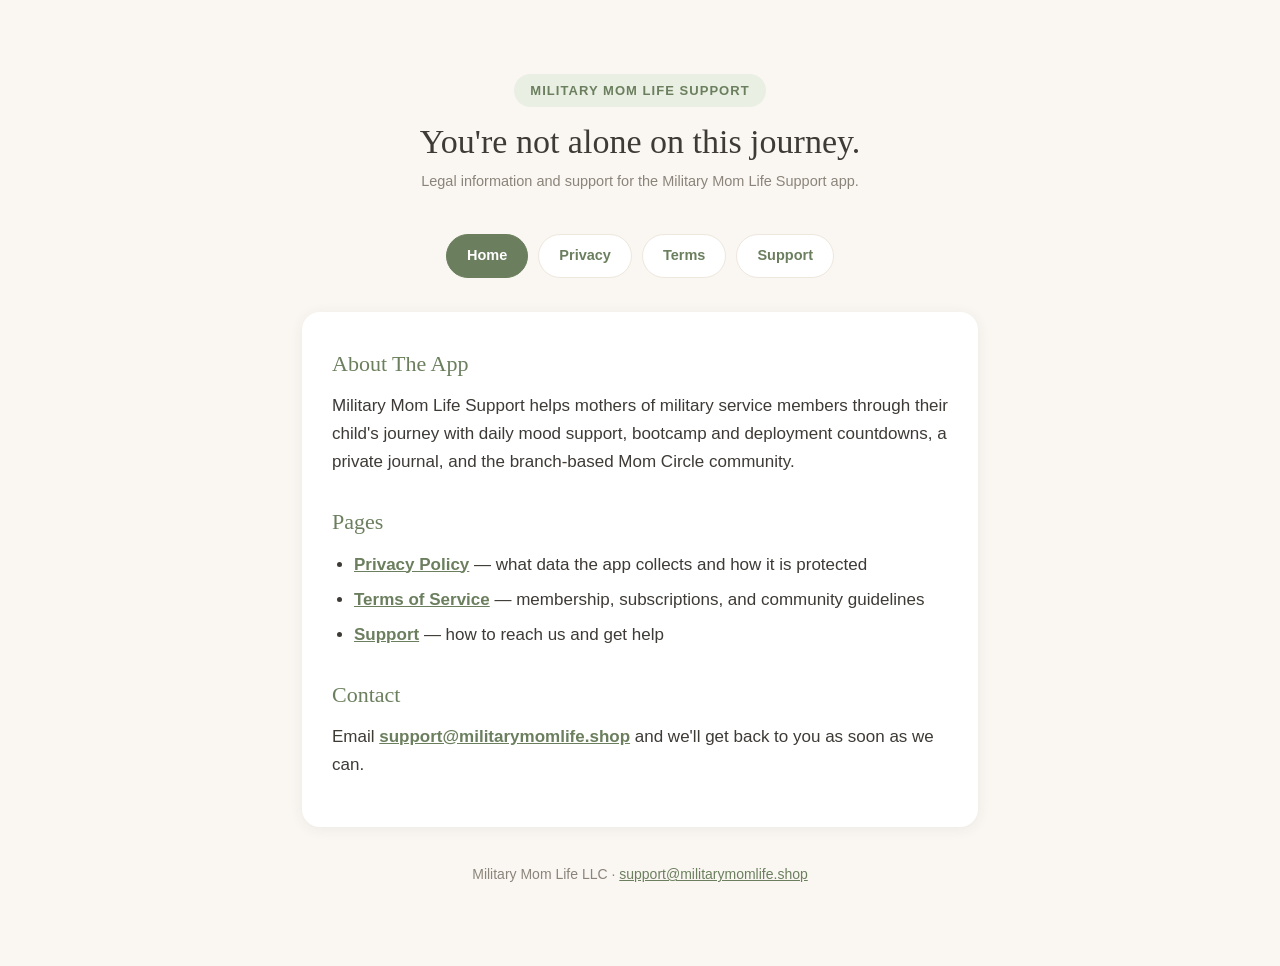
<file: index.html>
<!DOCTYPE html>
<html lang="en">
<head>
<meta charset="utf-8">
<meta name="viewport" content="width=device-width, initial-scale=1">
<title>Military Mom Life Support — Legal &amp; Support</title>
<link rel="stylesheet" href="style.css">
</head>
<body>
<div class="wrap">
  <header class="site">
    <div class="badge">Military Mom Life Support</div>
    <h1>You're not alone on this journey.</h1>
    <p class="updated">Legal information and support for the Military Mom Life Support app.</p>
  </header>
  <nav class="pages">
    <a href="index.html" class="active">Home</a>
    <a href="privacy.html">Privacy</a>
    <a href="terms.html">Terms</a>
    <a href="support.html">Support</a>
  </nav>
  <main class="card">
    <h2>About The App</h2>
    <p>Military Mom Life Support helps mothers of military service members through their child's journey with daily mood support, bootcamp and deployment countdowns, a private journal, and the branch-based Mom Circle community.</p>
    <h2>Pages</h2>
    <ul>
      <li><a href="privacy.html">Privacy Policy</a> — what data the app collects and how it is protected</li>
      <li><a href="terms.html">Terms of Service</a> — membership, subscriptions, and community guidelines</li>
      <li><a href="support.html">Support</a> — how to reach us and get help</li>
    </ul>
    <h2>Contact</h2>
    <p>Email <a href="mailto:support@militarymomlife.shop">support@militarymomlife.shop</a> and we'll get back to you as soon as we can.</p>
  </main>
  <footer class="site">
    <p>Military Mom Life LLC · <a href="mailto:support@militarymomlife.shop">support@militarymomlife.shop</a></p>
  </footer>
</div>
</body>
</html>
</file>
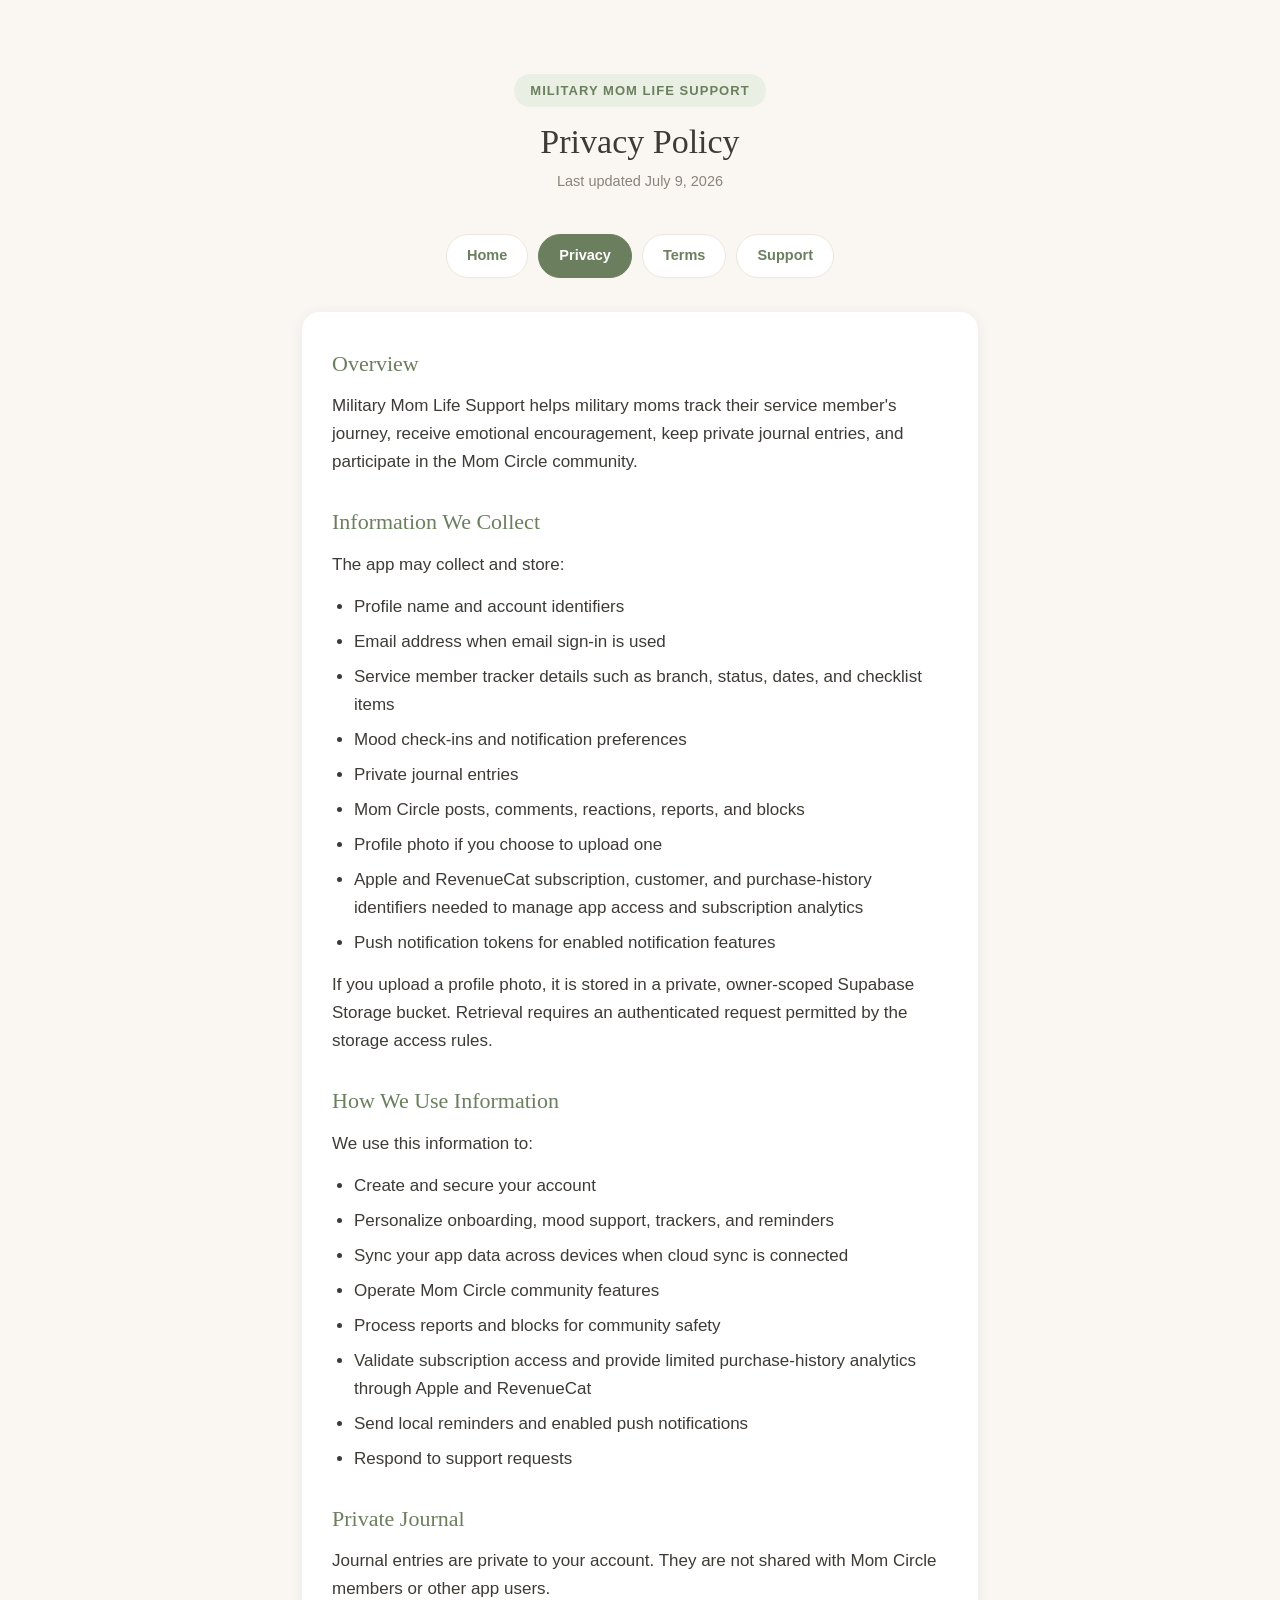
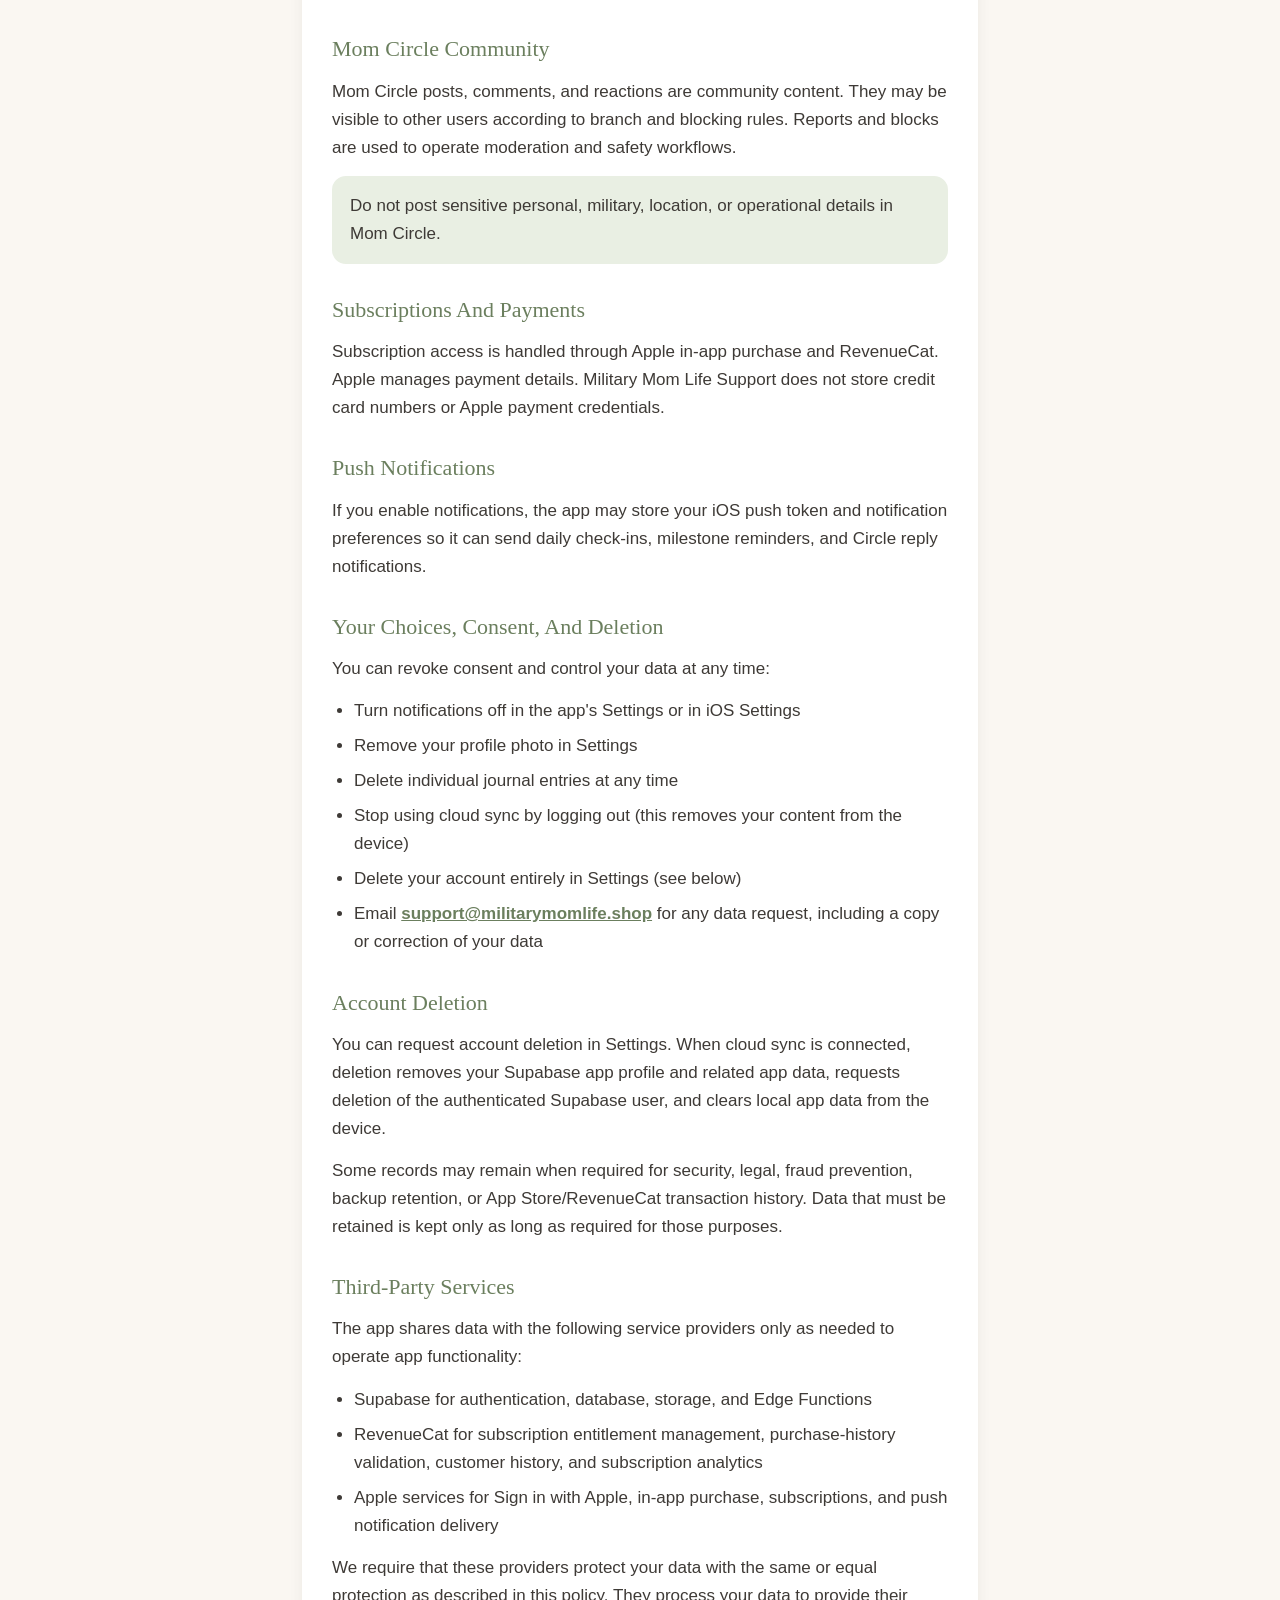
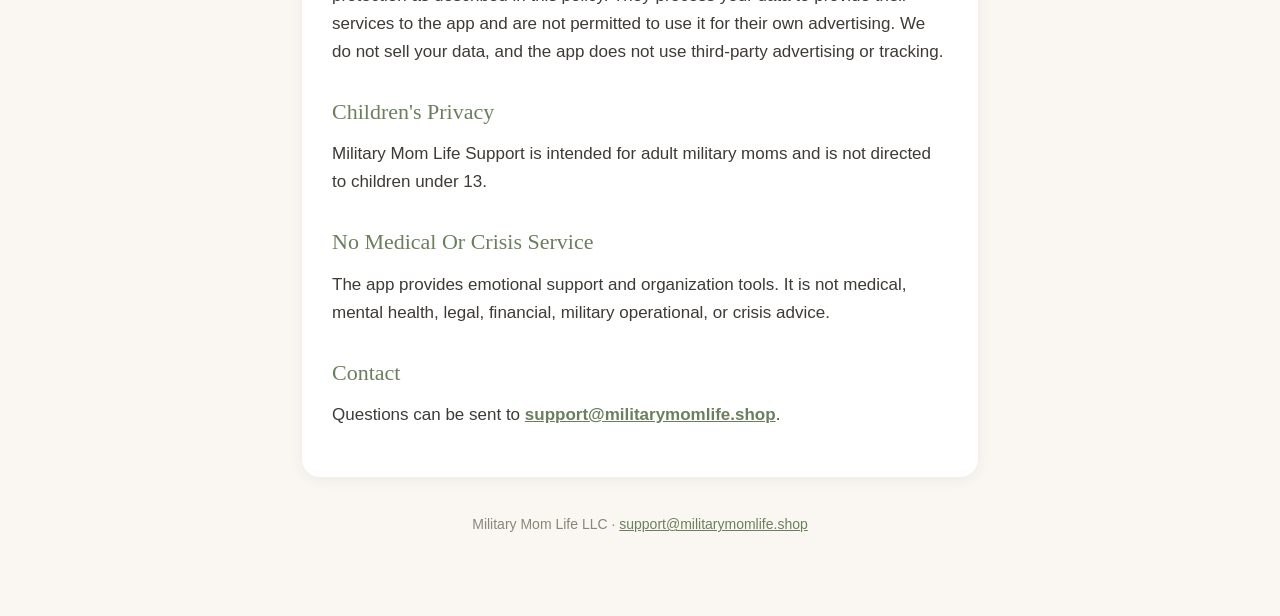
<file: privacy.html>
<!DOCTYPE html>
<html lang="en">
<head>
<meta charset="utf-8">
<meta name="viewport" content="width=device-width, initial-scale=1">
<title>Privacy Policy — Military Mom Life Support</title>
<link rel="stylesheet" href="style.css">
</head>
<body>
<div class="wrap">
  <header class="site">
    <div class="badge">Military Mom Life Support</div>
    <h1>Privacy Policy</h1>
    <p class="updated">Last updated July 9, 2026</p>
  </header>
  <nav class="pages">
    <a href="index.html">Home</a>
    <a href="privacy.html" class="active">Privacy</a>
    <a href="terms.html">Terms</a>
    <a href="support.html">Support</a>
  </nav>
  <main class="card">
    <h2>Overview</h2>
    <p>Military Mom Life Support helps military moms track their service member's journey, receive emotional encouragement, keep private journal entries, and participate in the Mom Circle community.</p>
    <h2>Information We Collect</h2>
    <p>The app may collect and store:</p>
    <ul>
      <li>Profile name and account identifiers</li>
      <li>Email address when email sign-in is used</li>
      <li>Service member tracker details such as branch, status, dates, and checklist items</li>
      <li>Mood check-ins and notification preferences</li>
      <li>Private journal entries</li>
      <li>Mom Circle posts, comments, reactions, reports, and blocks</li>
      <li>Profile photo if you choose to upload one</li>
      <li>Apple and RevenueCat subscription, customer, and purchase-history identifiers needed to manage app access and subscription analytics</li>
      <li>Push notification tokens for enabled notification features</li>
    </ul>
    <p>If you upload a profile photo, it is stored in a private, owner-scoped Supabase Storage bucket. Retrieval requires an authenticated request permitted by the storage access rules.</p>
    <h2>How We Use Information</h2>
    <p>We use this information to:</p>
    <ul>
      <li>Create and secure your account</li>
      <li>Personalize onboarding, mood support, trackers, and reminders</li>
      <li>Sync your app data across devices when cloud sync is connected</li>
      <li>Operate Mom Circle community features</li>
      <li>Process reports and blocks for community safety</li>
      <li>Validate subscription access and provide limited purchase-history analytics through Apple and RevenueCat</li>
      <li>Send local reminders and enabled push notifications</li>
      <li>Respond to support requests</li>
    </ul>
    <h2>Private Journal</h2>
    <p>Journal entries are private to your account. They are not shared with Mom Circle members or other app users.</p>
    <h2>Mom Circle Community</h2>
    <p>Mom Circle posts, comments, and reactions are community content. They may be visible to other users according to branch and blocking rules. Reports and blocks are used to operate moderation and safety workflows.</p>
    <div class="callout">Do not post sensitive personal, military, location, or operational details in Mom Circle.</div>
    <h2>Subscriptions And Payments</h2>
    <p>Subscription access is handled through Apple in-app purchase and RevenueCat. Apple manages payment details. Military Mom Life Support does not store credit card numbers or Apple payment credentials.</p>
    <h2>Push Notifications</h2>
    <p>If you enable notifications, the app may store your iOS push token and notification preferences so it can send daily check-ins, milestone reminders, and Circle reply notifications.</p>
    <h2>Your Choices, Consent, And Deletion</h2>
    <p>You can revoke consent and control your data at any time:</p>
    <ul>
      <li>Turn notifications off in the app's Settings or in iOS Settings</li>
      <li>Remove your profile photo in Settings</li>
      <li>Delete individual journal entries at any time</li>
      <li>Stop using cloud sync by logging out (this removes your content from the device)</li>
      <li>Delete your account entirely in Settings (see below)</li>
      <li>Email <a href="mailto:support@militarymomlife.shop">support@militarymomlife.shop</a> for any data request, including a copy or correction of your data</li>
    </ul>
    <h2>Account Deletion</h2>
    <p>You can request account deletion in Settings. When cloud sync is connected, deletion removes your Supabase app profile and related app data, requests deletion of the authenticated Supabase user, and clears local app data from the device.</p>
    <p>Some records may remain when required for security, legal, fraud prevention, backup retention, or App Store/RevenueCat transaction history. Data that must be retained is kept only as long as required for those purposes.</p>
    <h2>Third-Party Services</h2>
    <p>The app shares data with the following service providers only as needed to operate app functionality:</p>
    <ul>
      <li>Supabase for authentication, database, storage, and Edge Functions</li>
      <li>RevenueCat for subscription entitlement management, purchase-history validation, customer history, and subscription analytics</li>
      <li>Apple services for Sign in with Apple, in-app purchase, subscriptions, and push notification delivery</li>
    </ul>
    <p>We require that these providers protect your data with the same or equal protection as described in this policy. They process your data to provide their services to the app and are not permitted to use it for their own advertising. We do not sell your data, and the app does not use third-party advertising or tracking.</p>
    <h2>Children's Privacy</h2>
    <p>Military Mom Life Support is intended for adult military moms and is not directed to children under 13.</p>
    <h2>No Medical Or Crisis Service</h2>
    <p>The app provides emotional support and organization tools. It is not medical, mental health, legal, financial, military operational, or crisis advice.</p>
    <h2>Contact</h2>
    <p>Questions can be sent to <a href="mailto:support@militarymomlife.shop">support@militarymomlife.shop</a>.</p>
  </main>
  <footer class="site">
    <p>Military Mom Life LLC · <a href="mailto:support@militarymomlife.shop">support@militarymomlife.shop</a></p>
  </footer>
</div>
</body>
</html>
</file>
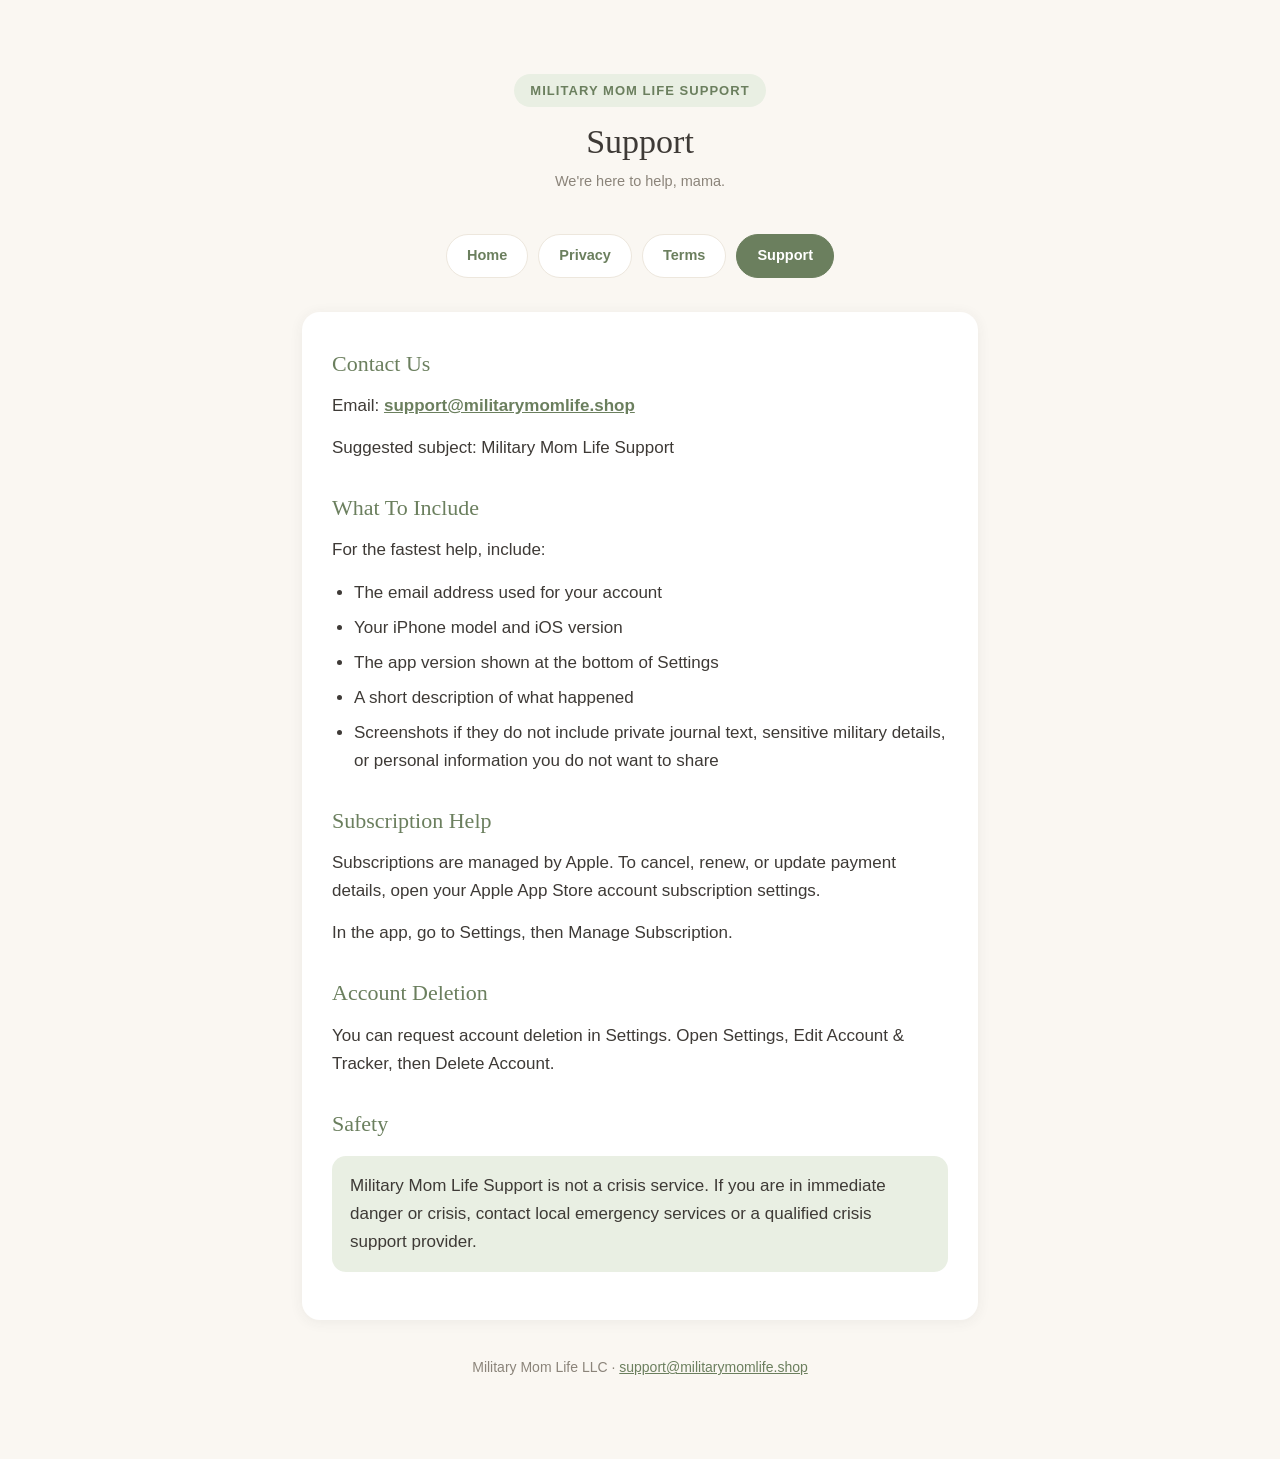
<file: support.html>
<!DOCTYPE html>
<html lang="en">
<head>
<meta charset="utf-8">
<meta name="viewport" content="width=device-width, initial-scale=1">
<title>Support — Military Mom Life Support</title>
<link rel="stylesheet" href="style.css">
</head>
<body>
<div class="wrap">
  <header class="site">
    <div class="badge">Military Mom Life Support</div>
    <h1>Support</h1>
    <p class="updated">We're here to help, mama.</p>
  </header>
  <nav class="pages">
    <a href="index.html">Home</a>
    <a href="privacy.html">Privacy</a>
    <a href="terms.html">Terms</a>
    <a href="support.html" class="active">Support</a>
  </nav>
  <main class="card">
    <h2>Contact Us</h2>
    <p>Email: <a href="mailto:support@militarymomlife.shop">support@militarymomlife.shop</a></p>
    <p>Suggested subject: Military Mom Life Support</p>
    <h2>What To Include</h2>
    <p>For the fastest help, include:</p>
    <ul>
      <li>The email address used for your account</li>
      <li>Your iPhone model and iOS version</li>
      <li>The app version shown at the bottom of Settings</li>
      <li>A short description of what happened</li>
      <li>Screenshots if they do not include private journal text, sensitive military details, or personal information you do not want to share</li>
    </ul>
    <h2>Subscription Help</h2>
    <p>Subscriptions are managed by Apple. To cancel, renew, or update payment details, open your Apple App Store account subscription settings.</p>
    <p>In the app, go to Settings, then Manage Subscription.</p>
    <h2>Account Deletion</h2>
    <p>You can request account deletion in Settings. Open Settings, Edit Account &amp; Tracker, then Delete Account.</p>
    <h2>Safety</h2>
    <div class="callout">Military Mom Life Support is not a crisis service. If you are in immediate danger or crisis, contact local emergency services or a qualified crisis support provider.</div>
  </main>
  <footer class="site">
    <p>Military Mom Life LLC · <a href="mailto:support@militarymomlife.shop">support@militarymomlife.shop</a></p>
  </footer>
</div>
</body>
</html>
</file>
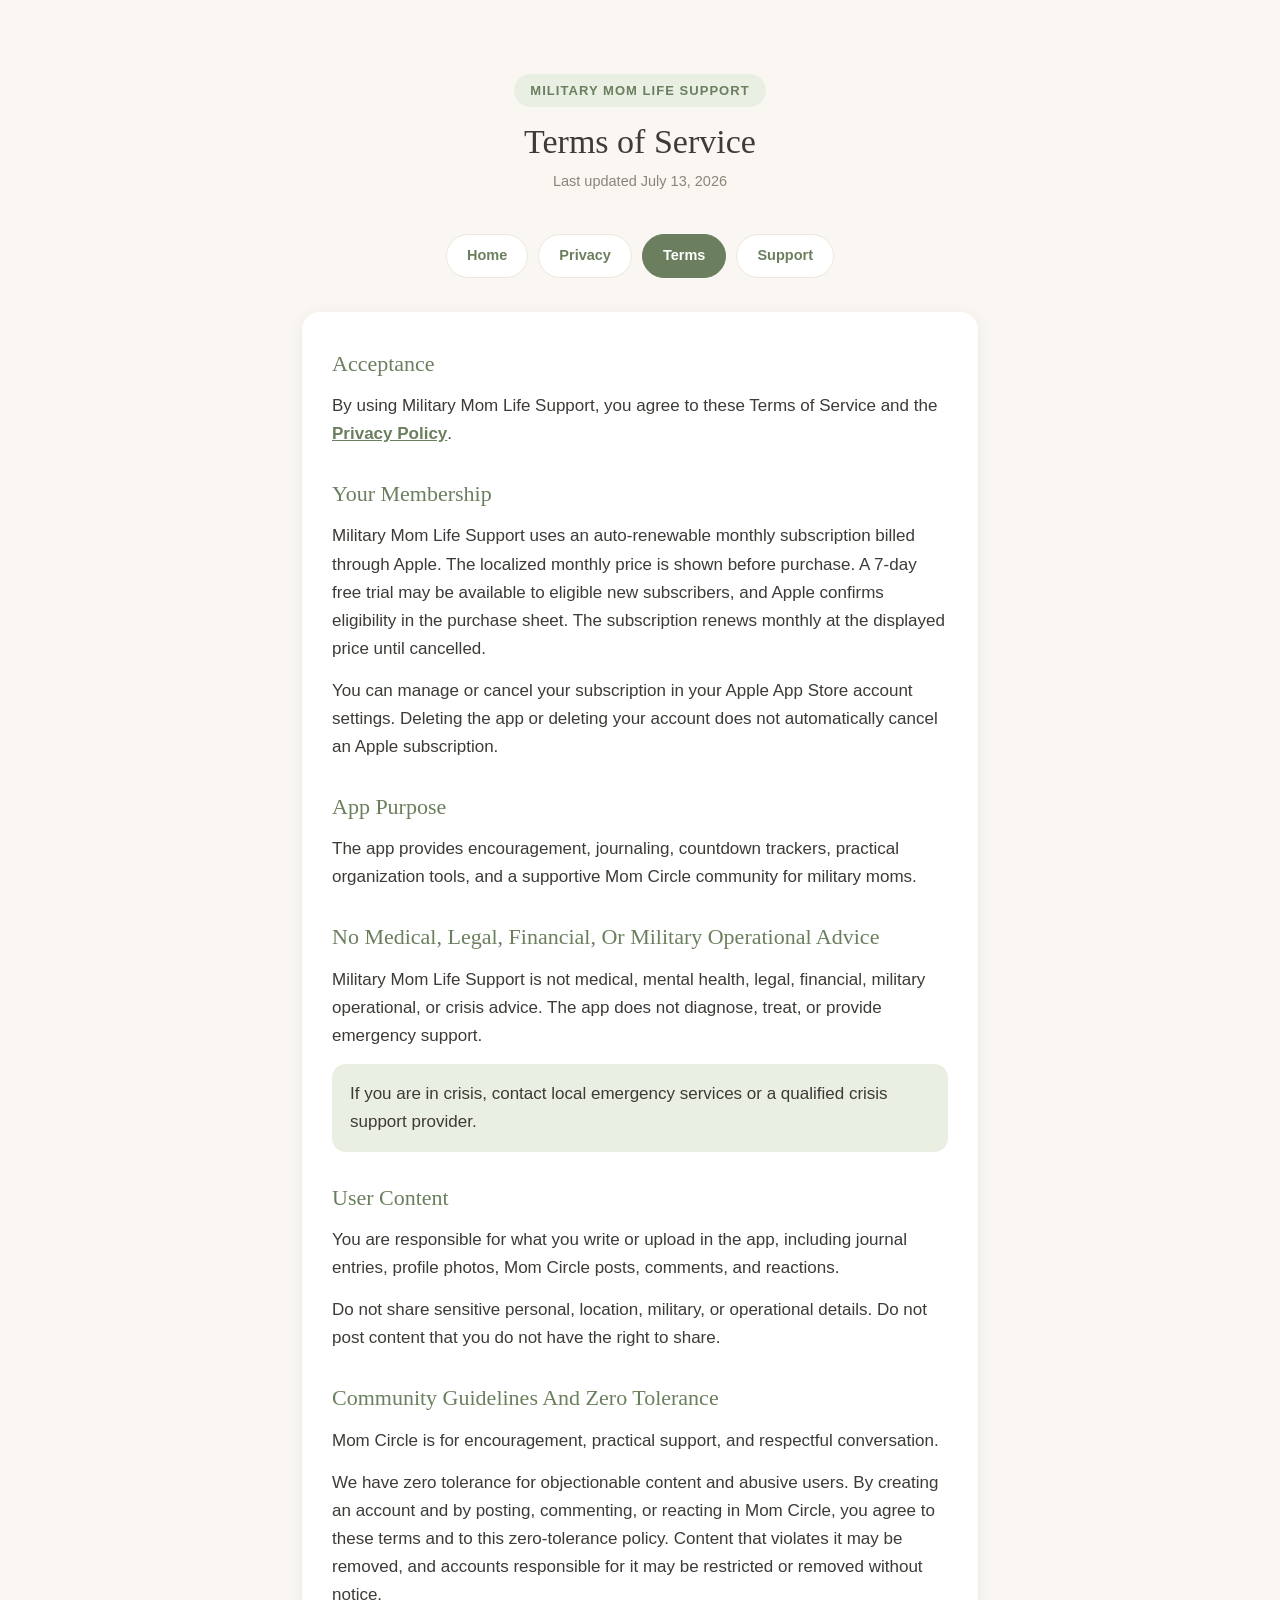
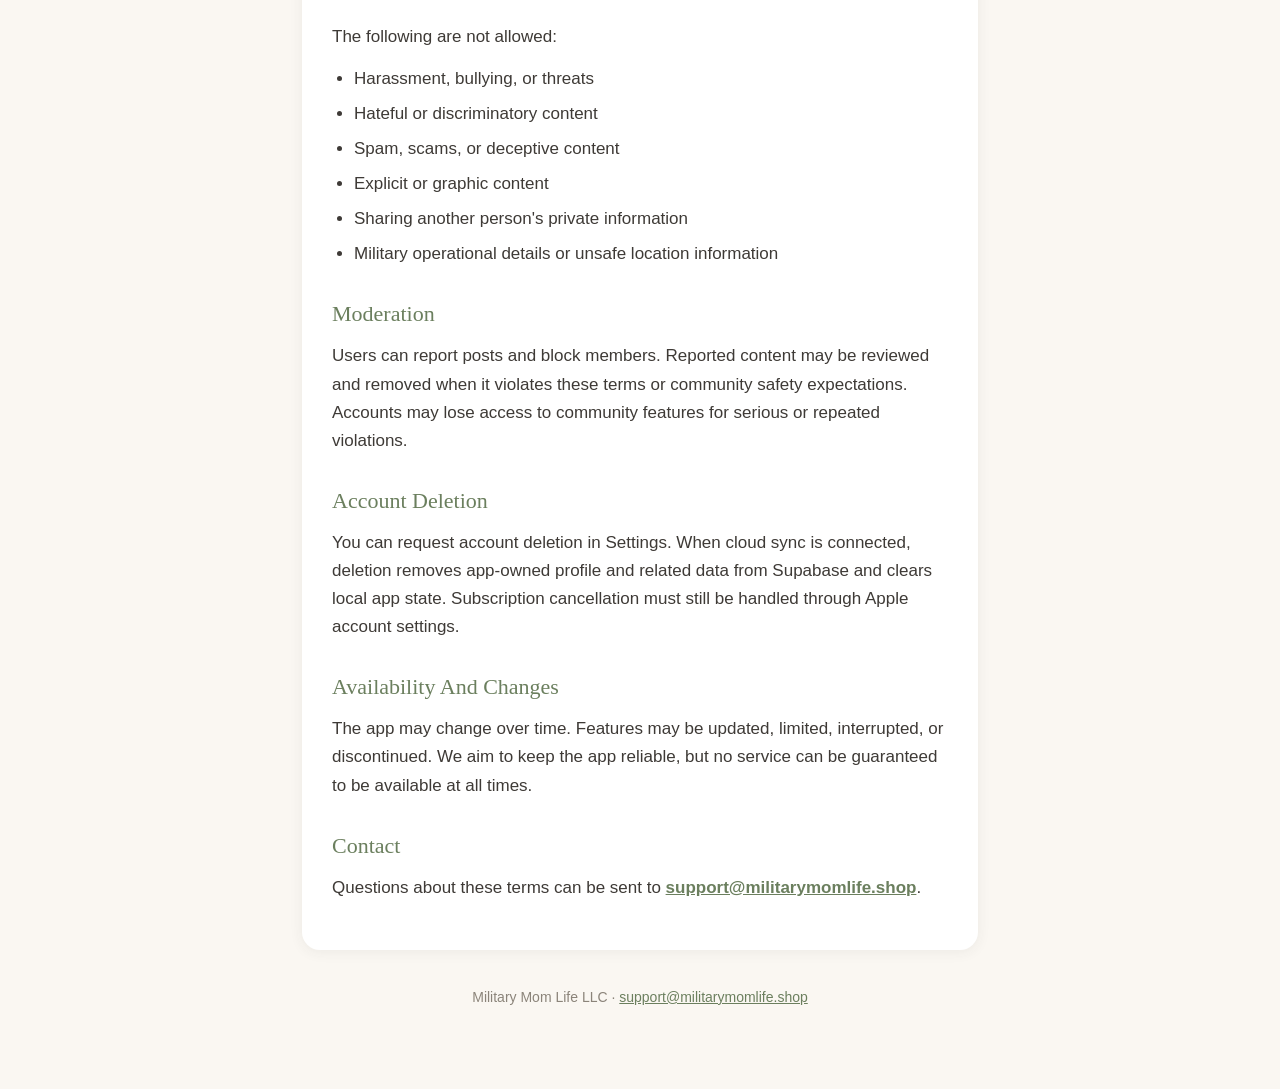
<file: terms.html>
<!DOCTYPE html>
<html lang="en">
<head>
<meta charset="utf-8">
<meta name="viewport" content="width=device-width, initial-scale=1">
<title>Terms of Service — Military Mom Life Support</title>
<link rel="stylesheet" href="style.css">
</head>
<body>
<div class="wrap">
  <header class="site">
    <div class="badge">Military Mom Life Support</div>
    <h1>Terms of Service</h1>
    <p class="updated">Last updated July 13, 2026</p>
  </header>
  <nav class="pages">
    <a href="index.html">Home</a>
    <a href="privacy.html">Privacy</a>
    <a href="terms.html" class="active">Terms</a>
    <a href="support.html">Support</a>
  </nav>
  <main class="card">
    <h2>Acceptance</h2>
    <p>By using Military Mom Life Support, you agree to these Terms of Service and the <a href="privacy.html">Privacy Policy</a>.</p>
    <h2>Your Membership</h2>
    <p>Military Mom Life Support uses an auto-renewable monthly subscription billed through Apple. The localized monthly price is shown before purchase. A 7-day free trial may be available to eligible new subscribers, and Apple confirms eligibility in the purchase sheet. The subscription renews monthly at the displayed price until cancelled.</p>
    <p>You can manage or cancel your subscription in your Apple App Store account settings. Deleting the app or deleting your account does not automatically cancel an Apple subscription.</p>
    <h2>App Purpose</h2>
    <p>The app provides encouragement, journaling, countdown trackers, practical organization tools, and a supportive Mom Circle community for military moms.</p>
    <h2>No Medical, Legal, Financial, Or Military Operational Advice</h2>
    <p>Military Mom Life Support is not medical, mental health, legal, financial, military operational, or crisis advice. The app does not diagnose, treat, or provide emergency support.</p>
    <div class="callout">If you are in crisis, contact local emergency services or a qualified crisis support provider.</div>
    <h2>User Content</h2>
    <p>You are responsible for what you write or upload in the app, including journal entries, profile photos, Mom Circle posts, comments, and reactions.</p>
    <p>Do not share sensitive personal, location, military, or operational details. Do not post content that you do not have the right to share.</p>
    <h2>Community Guidelines And Zero Tolerance</h2>
    <p>Mom Circle is for encouragement, practical support, and respectful conversation.</p>
    <p>We have zero tolerance for objectionable content and abusive users. By creating an account and by posting, commenting, or reacting in Mom Circle, you agree to these terms and to this zero-tolerance policy. Content that violates it may be removed, and accounts responsible for it may be restricted or removed without notice.</p>
    <p>The following are not allowed:</p>
    <ul>
      <li>Harassment, bullying, or threats</li>
      <li>Hateful or discriminatory content</li>
      <li>Spam, scams, or deceptive content</li>
      <li>Explicit or graphic content</li>
      <li>Sharing another person's private information</li>
      <li>Military operational details or unsafe location information</li>
    </ul>
    <h2>Moderation</h2>
    <p>Users can report posts and block members. Reported content may be reviewed and removed when it violates these terms or community safety expectations. Accounts may lose access to community features for serious or repeated violations.</p>
    <h2>Account Deletion</h2>
    <p>You can request account deletion in Settings. When cloud sync is connected, deletion removes app-owned profile and related data from Supabase and clears local app state. Subscription cancellation must still be handled through Apple account settings.</p>
    <h2>Availability And Changes</h2>
    <p>The app may change over time. Features may be updated, limited, interrupted, or discontinued. We aim to keep the app reliable, but no service can be guaranteed to be available at all times.</p>
    <h2>Contact</h2>
    <p>Questions about these terms can be sent to <a href="mailto:support@militarymomlife.shop">support@militarymomlife.shop</a>.</p>
  </main>
  <footer class="site">
    <p>Military Mom Life LLC · <a href="mailto:support@militarymomlife.shop">support@militarymomlife.shop</a></p>
  </footer>
</div>
</body>
</html>
</file>
<file: style.css>
:root {
  --sage: #9CAF88;
  --sage-deep: #6B7F5E;
  --sage-soft: #E9EFE3;
  --peach: #F7C6A3;
  --cream: #FAF7F2;
  --ink: #3E3A36;
  --sub: #8B847A;
  --line: #EDE7DD;
}
* { box-sizing: border-box; margin: 0; padding: 0; }
body {
  background: var(--cream);
  color: var(--ink);
  font-family: -apple-system, BlinkMacSystemFont, "Segoe UI", Roboto, Helvetica, Arial, sans-serif;
  line-height: 1.65;
  font-size: 17px;
}
.wrap { max-width: 720px; margin: 0 auto; padding: 40px 22px 80px; }
header.site {
  text-align: center;
  padding: 34px 0 10px;
}
header.site .badge {
  display: inline-block;
  background: var(--sage-soft);
  color: var(--sage-deep);
  font-weight: 700;
  font-size: 13px;
  letter-spacing: 0.08em;
  text-transform: uppercase;
  padding: 6px 16px;
  border-radius: 999px;
  margin-bottom: 14px;
}
h1 {
  font-family: Georgia, "Times New Roman", serif;
  font-weight: 500;
  font-size: 34px;
  color: var(--ink);
  line-height: 1.25;
  margin-bottom: 6px;
}
.updated { color: var(--sub); font-size: 14.5px; margin-bottom: 8px; }
nav.pages {
  display: flex;
  justify-content: center;
  gap: 10px;
  flex-wrap: wrap;
  margin: 22px 0 34px;
}
nav.pages a {
  color: var(--sage-deep);
  background: #fff;
  border: 1.5px solid var(--line);
  text-decoration: none;
  font-weight: 700;
  font-size: 14.5px;
  padding: 9px 20px;
  border-radius: 999px;
}
nav.pages a.active { background: var(--sage-deep); color: #fff; border-color: var(--sage-deep); }
main.card {
  background: #fff;
  border-radius: 18px;
  padding: 34px 30px;
  box-shadow: 0 2px 14px rgba(62, 58, 54, 0.07);
}
main.card h2 {
  font-family: Georgia, "Times New Roman", serif;
  font-weight: 500;
  color: var(--sage-deep);
  font-size: 22px;
  margin: 28px 0 10px;
}
main.card h2:first-child { margin-top: 0; }
main.card p { margin-bottom: 14px; }
main.card ul { margin: 0 0 14px 22px; }
main.card li { margin-bottom: 7px; }
main.card a { color: var(--sage-deep); font-weight: 600; }
.callout {
  background: var(--sage-soft);
  border-radius: 14px;
  padding: 16px 18px;
  margin: 14px 0;
}
footer.site {
  text-align: center;
  color: var(--sub);
  font-size: 14px;
  margin-top: 36px;
}
footer.site a { color: var(--sage-deep); }
@media (max-width: 480px) {
  body { font-size: 16px; }
  h1 { font-size: 28px; }
  main.card { padding: 26px 20px; }
}
</file>
